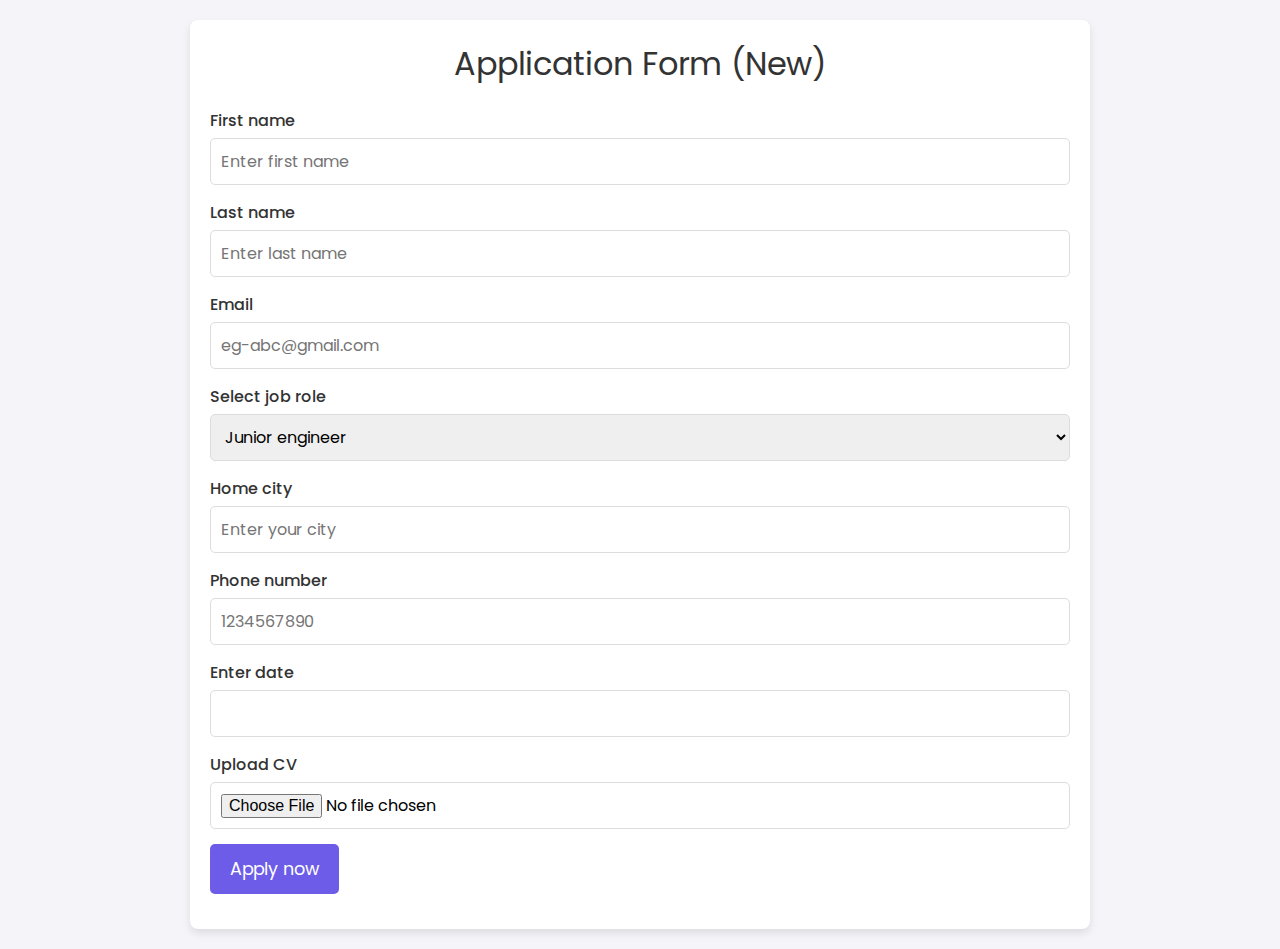
<file: index.html>
<!DOCTYPE html>
<html lang="en">

<head>
    <meta charset="UTF-8">
    <meta name="viewport" content="width=device-width, initial-scale=1.0">
    <title>Document</title>
    <link rel="stylesheet" href="style.css">
    <link rel="preconnect" href="https://fonts.googleapis.com">
    <link rel="preconnect" href="https://fonts.gstatic.com" crossorigin>
    <link
        href="https://fonts.googleapis.com/css2?family=Poppins:ital,wght@0,100;0,200;0,300;0,400;0,500;0,600;0,700;0,800;0,900;1,100;1,200;1,300;1,400;1,500;1,600;1,700;1,800;1,900&display=swap"
        rel="stylesheet">
</head>

<body>
    <div class="container">
        <div class="heading">
            <h1>Application Form (New)</h1>
        </div>
        <div class="details">
            <form action="">
                <div class="all-inputs">
                    <div class="items" id="first_name">
                        <label for="first-name">First name</label>
                        <input type="text" id="first-name" placeholder="Enter first name" required>
                    </div>
                    <div class="items" id="last_name">
                        <label for="last-name">Last name</label>
                        <input type="text" id="last-name" placeholder="Enter last name" required>
                    </div>
                    <div class="items" id="mail">
                        <label for="email">Email</label>
                        <input type="email" id="email" placeholder="eg-abc@gmail.com" required>
                    </div>
                    <div class="items" id="role">
                        <label for="job-role">Select job role</label>
                        <select name="j-role" id="job-role" required>
                            <option value="Junior engineer">Junior engineer</option>
                            <option value="senior engineer">senior engineer</option>
                            <option value="analyst">analyst</option>
                            <option value="receptionist">receptionist</option>
                        </select>
                    </div>
                    <div class="items" id="city">
                        <label for="town">Home city</label>
                        <input type="text" id="town" placeholder="Enter your city">
                    </div>
                    <div class="items" id="mobile">
                        <label for="phone">Phone number</label>
                        <input type="number" id="phone" placeholder="1234567890">
                    </div>
                    <div class="items" id="date">
                        <label for="datee">Enter date</label>
                        <input type="datee" id="datee">
                    </div>
                    <div class="items" id="file">
                        <label for="cv">Upload CV</label>
                        <input type="file">
                    </div>
                    <div class="items" id="button">
                        <button type="submit">Apply now</button>
                    </div>
                </div>
            </form>
        </div>
    </div>
</body>

</html>
</file>
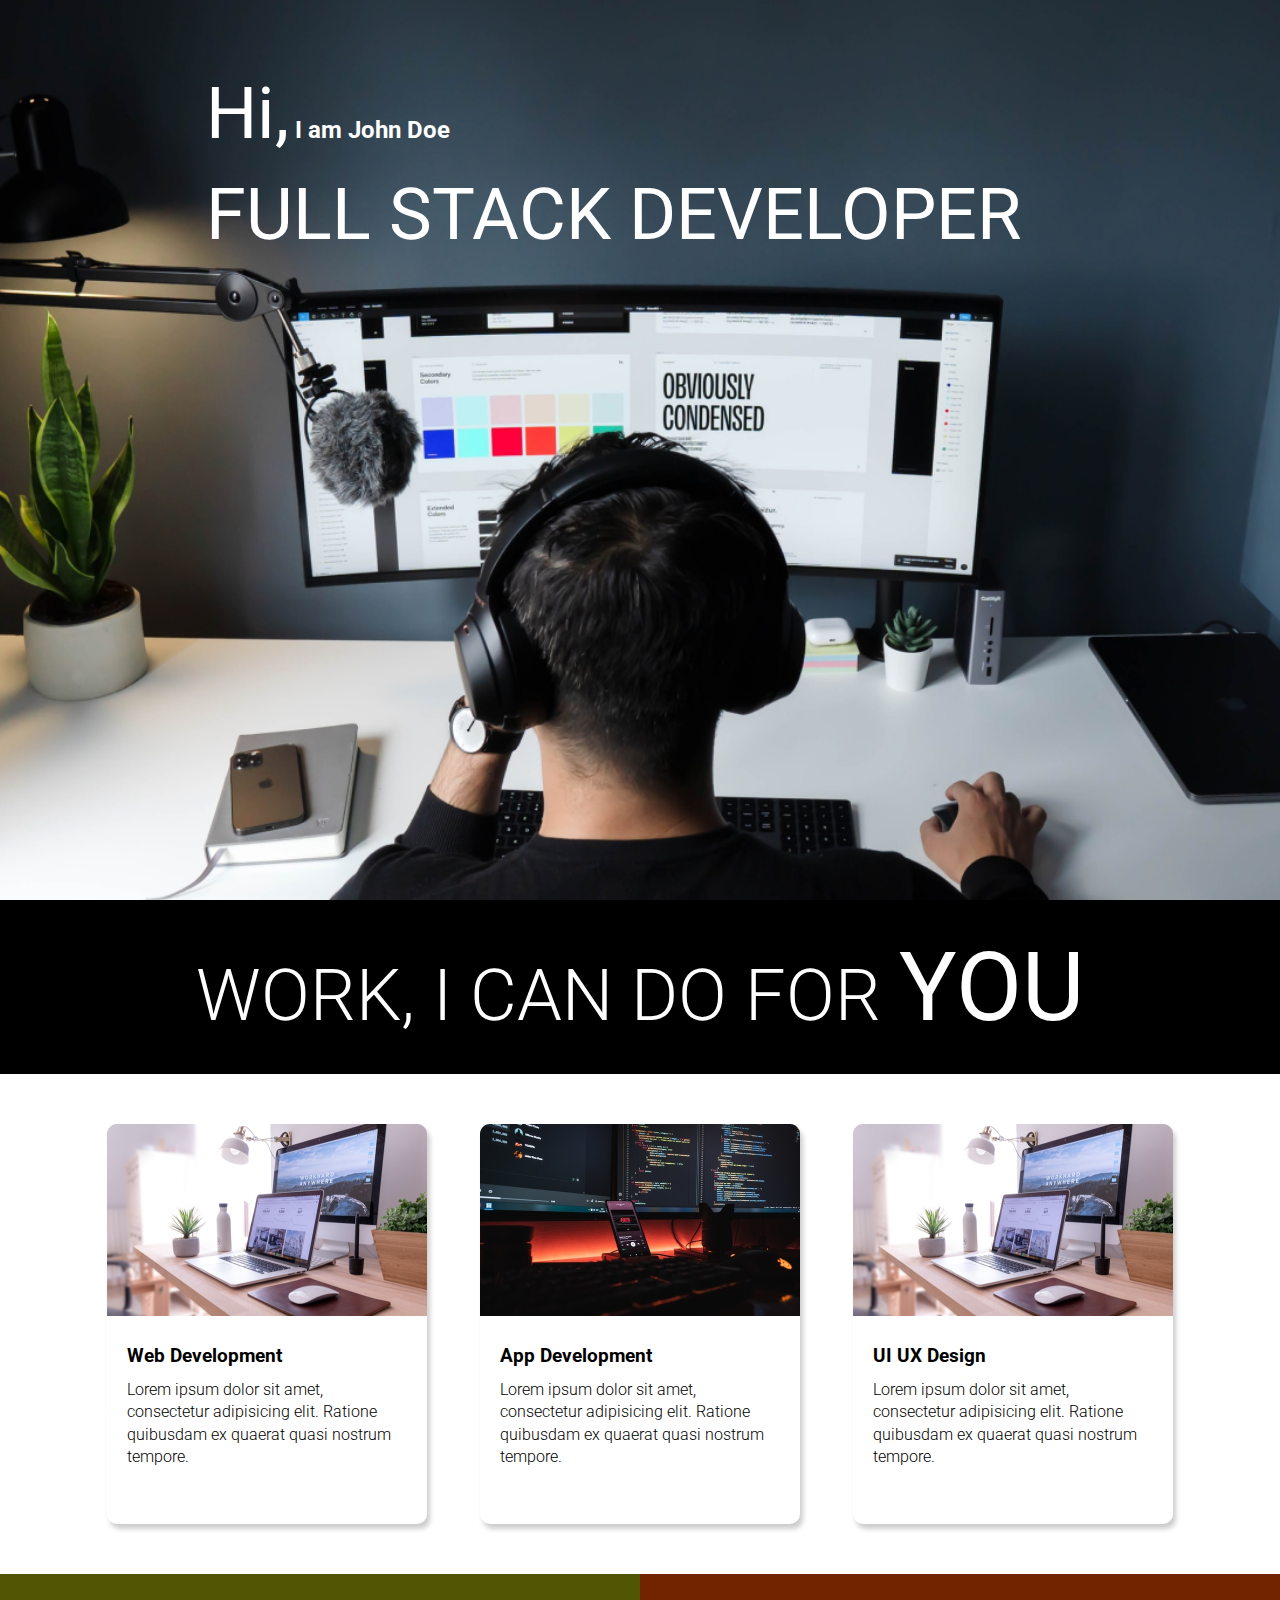
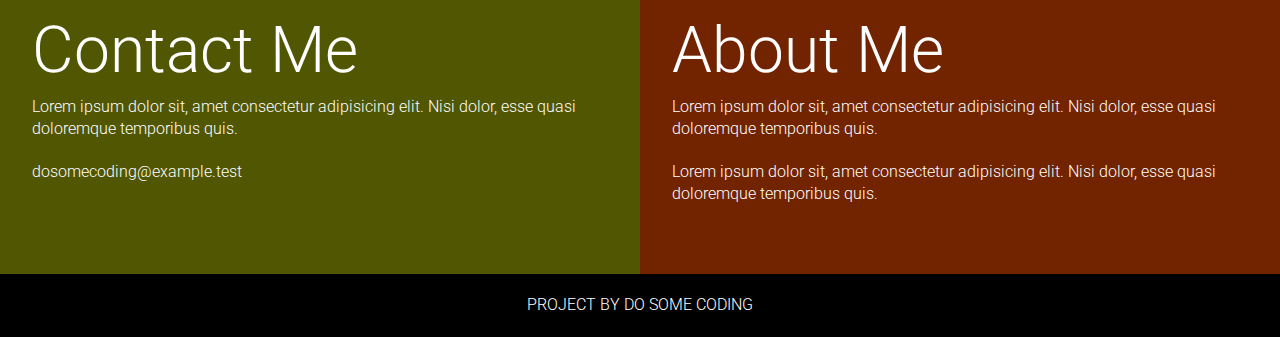
<file: project3/index.html>
<!DOCTYPE html>
<html lang="en">
  <head>
    <meta charset="UTF-8" />
    <meta http-equiv="X-UA-Compatible" content="IE=edge" />
    <meta name="viewport" content="width=device-width, initial-scale=1.0" />
    <title>Developer | Landing Page</title>
    <link rel="stylesheet" href="style.css" />
  </head>
  <body>
    <section class="hero_section">
      <div class="text_container">
        <h2><span class="lg_text">Hi,</span> I am John Doe</h2>
        <h1 class="lg_text">FULL STACK DEVELOPER</h1>
      </div>
    </section>
    <section class="black_box">
      <h2>WORK, I CAN DO FOR <span>YOU</span></h2>
    </section>
    <section class="work">
      <div class="grid_item">
        <div class="card">
          <div class="image_container">
            <img src="images/web.png" alt="web development" />
          </div>
          <div class="card_content">
            <h3>Web Development</h3>
            <p>
              Lorem ipsum dolor sit amet, consectetur adipisicing elit. Ratione
              quibusdam ex quaerat quasi nostrum tempore.
            </p>
          </div>
        </div>
      </div>
      <div class="grid_item">
        <div class="card">
          <div class="image_container">
            <img src="images/mobile.png" alt="app development" />
          </div>
          <div class="card_content">
            <h3>App Development</h3>
            <p>
              Lorem ipsum dolor sit amet, consectetur adipisicing elit. Ratione
              quibusdam ex quaerat quasi nostrum tempore.
            </p>
          </div>
        </div>
      </div>
      <div class="grid_item">
        <div class="card">
          <div class="image_container">
            <img src="images/web.png" alt="web development" />
          </div>
          <div class="card_content">
            <h3>UI UX Design</h3>
            <p>
              Lorem ipsum dolor sit amet, consectetur adipisicing elit. Ratione
              quibusdam ex quaerat quasi nostrum tempore.
            </p>
          </div>
        </div>
      </div>
    </section>
    <section class="bottom_section">
      <div class="contact">
        <h2>Contact Me</h2>
        <p>
          Lorem ipsum dolor sit, amet consectetur adipisicing elit. Nisi dolor,
          esse quasi doloremque temporibus quis.
        </p>
        <p>dosomecoding@example.test</p>
      </div>
      <div class="about">
        <h2>About Me</h2>

        <p>
          Lorem ipsum dolor sit, amet consectetur adipisicing elit. Nisi dolor,
          esse quasi doloremque temporibus quis.
        </p>
        <p>
          Lorem ipsum dolor sit, amet consectetur adipisicing elit. Nisi dolor,
          esse quasi doloremque temporibus quis.
        </p>
      </div>
    </section>
    <footer>Project By do some coding</footer>
  </body>
</html>
</file>
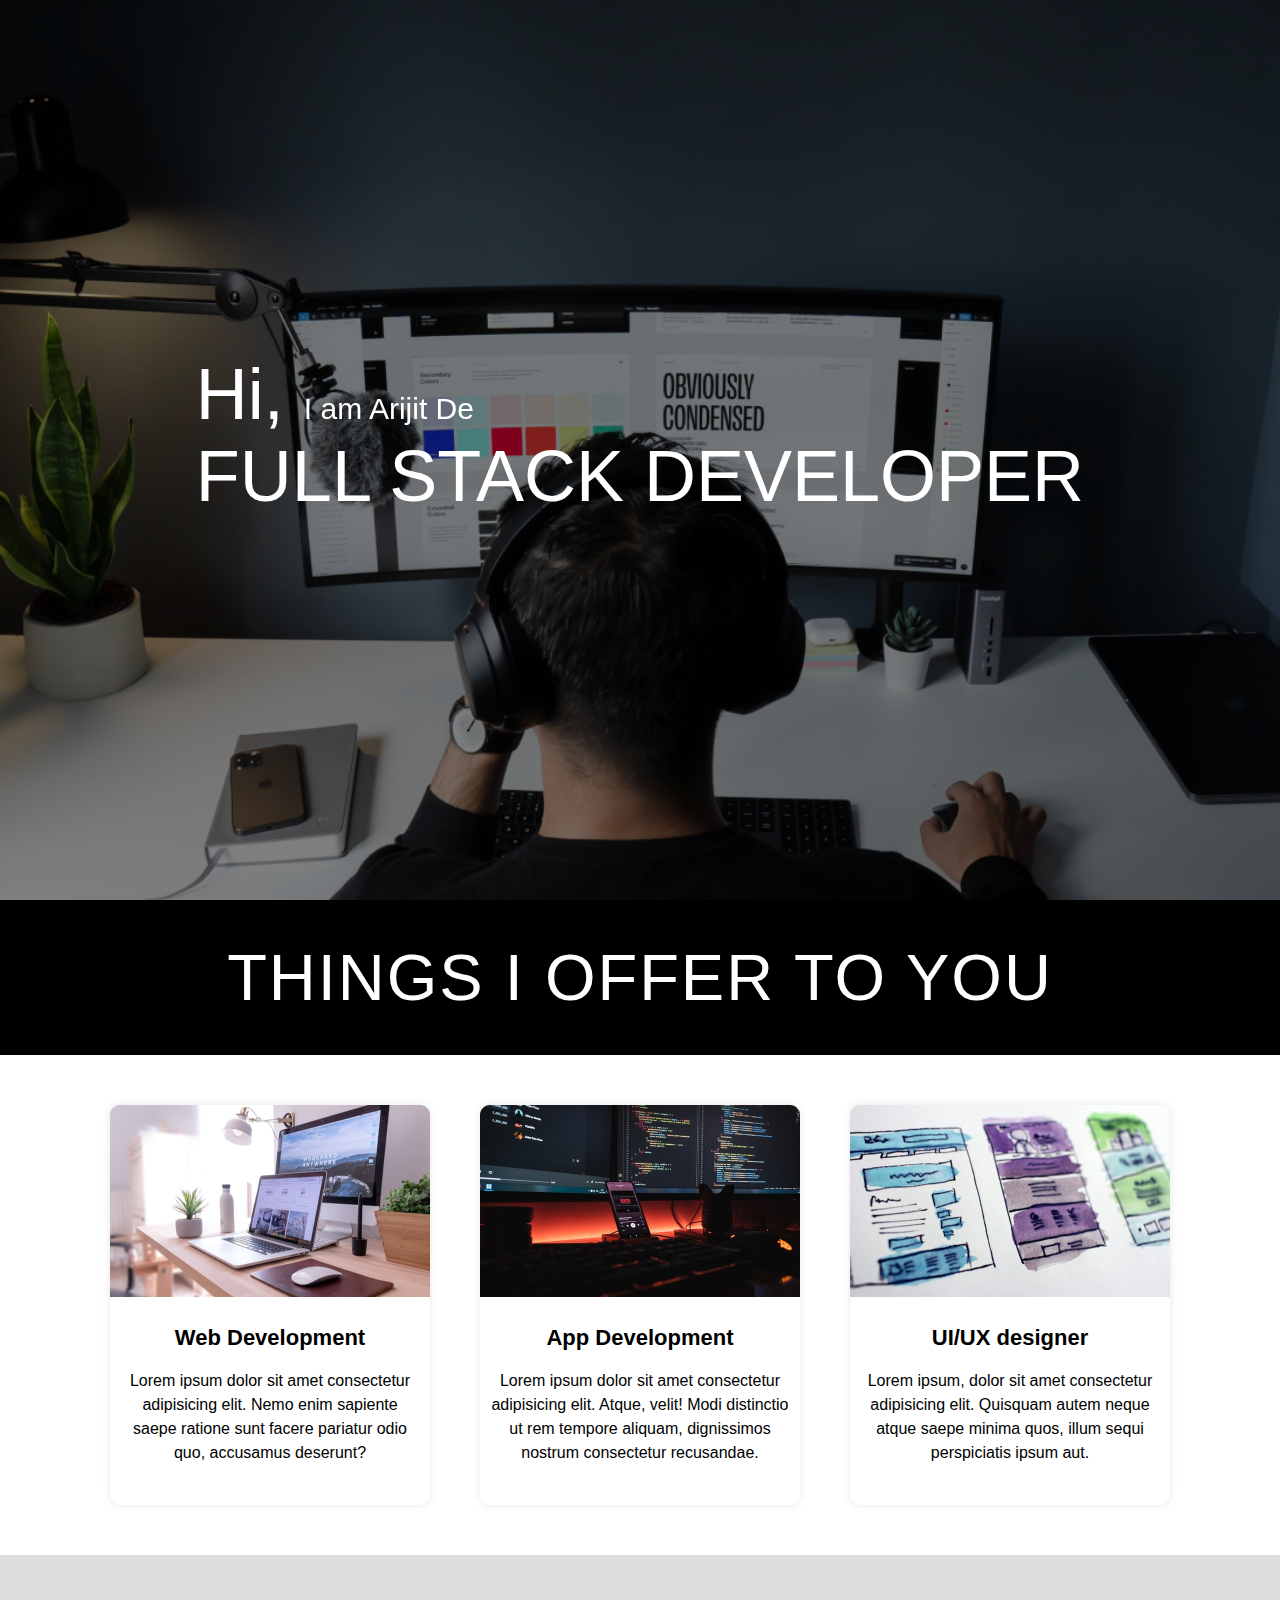
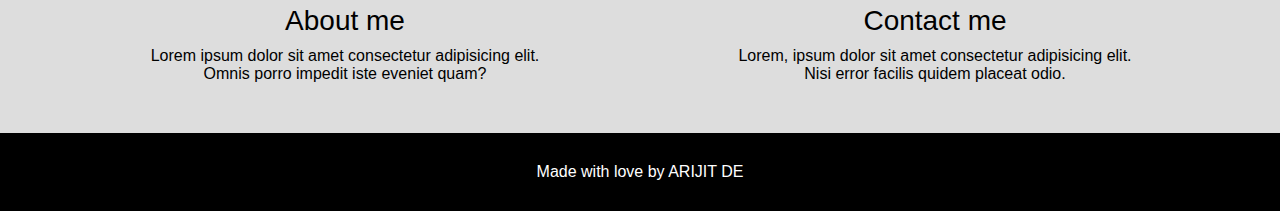
<file: project3/i.html>
<!DOCTYPE html>
<html lang="en">

<head>
    <meta charset="UTF-8">
    <meta name="viewport" content="width=device-width, initial-scale=1.0">
    <title>Document</title>
    <link rel="stylesheet" href="i.css">
    <link rel="preconnect" href="https://fonts.googleapis.com">
    <link rel="preconnect" href="https://fonts.gstatic.com" crossorigin>
    <link href="https://fonts.googleapis.com/css2?family=Montserrat:ital,wght@0,100..900;1,100..900&display=swap"
        rel="stylesheet">
</head>

<body>
    <div class="pic1">
        <div class="text-container">
            <h2><span class="pic-text">Hi, </span>I am Arijit De</h2>
            <h1 class="pic-text">FULL STACK DEVELOPER</h1>
        </div>
    </div>
    <div class="black-box">
        <h2>THINGS I OFFER TO YOU</h2>
    </div>
    <div class="q">
        <div class="card">
            <div class="card-pic">
                <img src="images/web.png" alt="">
            </div>
            <div class="text-box">
                <h3>Web Development</h3>
                <p>Lorem ipsum dolor sit amet consectetur adipisicing elit. Nemo enim sapiente saepe ratione sunt facere
                    pariatur odio quo, accusamus deserunt?</p>
            </div>
        </div>
        <div class="card">
            <div class="card-pic">
                <img src="images/mobile.png" alt="">
            </div>
            <div class="text-box">
                <h3>App Development</h3>
                <p>Lorem ipsum dolor sit amet consectetur adipisicing elit. Atque, velit! Modi distinctio ut rem tempore
                    aliquam, dignissimos nostrum consectetur recusandae.</p>
            </div>
        </div>
        <div class="card">
            <div class="card-pic">
                <img src="images/uiux.png" alt="">
            </div>
            <div class="text-box">
                <h3>UI/UX designer</h3>
                <p>Lorem ipsum, dolor sit amet consectetur adipisicing elit. Quisquam autem neque atque saepe minima
                    quos,
                    illum sequi perspiciatis ipsum aut.</p>
            </div>
        </div>
    </div>
    <div class="about-contact">
        <div class="ac" id="am">
            <h2>About me</h2>
            <p>Lorem ipsum dolor sit amet consectetur adipisicing elit. Omnis porro impedit iste eveniet quam?</p>
        </div>
        <div class="ac" id="cm">
            <h2>Contact me</h2>
            <p>Lorem, ipsum dolor sit amet consectetur adipisicing elit. Nisi error facilis quidem placeat odio.</p>
        </div>
    </div>
    <footer>
        <div class="foot">
            <span>Made with love by ARIJIT DE</span>
        </div>
    </footer>
</body>

</html>
</file>
<file: style.css>
/* *{
    margin: 0;
    padding: 0;
    font-family: "Poppins", sans-serif;
  font-weight: 400;
  font-style: normal;
}

body{
    display: flex;
    justify-content: center;
    align-items: center;
    margin-top: 100px;
}
.heading{
    color: darkred;
}
.container{
    height: auto;
    width: 600px;
    border: 2px solid gray;
    box-shadow: 0px 0px 8px gray;
    border-radius: 15px;
    display: flex;
    flex-wrap: wrap;
    padding: 20px;
}
form .all-inputs{
    width: 600px;
    margin-top: 20px;
    display: grid;
    grid-template-rows: repeat(5,1fr);
    grid-template-columns: repeat(2,1fr);
    gap: 10px;
    justify-content: center;
    align-items: center;
}
label{
    display: block;
}
.items{
    justify-self: center;
    align-self: center;
} */

/* Basic Reset */
* {
    margin: 0;
    padding: 0;
    box-sizing: border-box;
    font-family: "Poppins", sans-serif;
    font-weight: 400;
    font-style: normal;
}

/* Body and Font Settings */
body {
    background-color: #f4f4f9;
    padding: 20px;
}

/* Container Styling */
.container {
    width: 100%;
    max-width: 900px;
    margin: 0 auto;
    background-color: #ffffff;
    padding: 20px;
    border-radius: 8px;
    box-shadow: 0 4px 8px rgba(0, 0, 0, 0.1);
}

/* Heading Styling */
.heading h1 {
    text-align: center;
    font-size: 2em;
    color: #333;
    margin-bottom: 20px;
}

/* Form Styling */
form {
    display: flex;
    flex-direction: column;
}

/* Input Fields Styling */
.items {
    margin-bottom: 15px;
}

.items label {
    display: block;
    font-weight: 500;
    margin-bottom: 5px;
    color: #333;
}

.items input,
.items select {
    width: 100%;
    padding: 10px;
    font-size: 1rem;
    border: 1px solid #ddd;
    border-radius: 5px;
    outline: none;
    transition: border-color 0.3s;
}

.items input:focus,
.items select:focus {
    border-color: #6c5ce7;
}

/* Button Styling */
button {
    padding: 12px 20px;
    font-size: 1.1rem;
    background-color: #6c5ce7;
    color: white;
    border: none;
    border-radius: 5px;
    cursor: pointer;
    transition: background-color 0.3s;
}

button:hover {
    background-color: #4e3ad7;
}

/* Optional Styling for File Input */
.items input[type="file"] {
    padding: 10px;
    border: 1px solid #ddd;
    border-radius: 5px;
    font-size: 1rem;
}

/* Mobile Responsiveness */
@media (max-width: 600px) {
    .container {
        padding: 15px;
    }

    .heading h1 {
        font-size: 1.6em;
    }

    .items {
        margin-bottom: 12px;
    }

    .items input,
    .items select {
        padding: 8px;
        font-size: 0.9rem;
    }

    button {
        padding: 10px 15px;
        font-size: 1rem;
    }
}
</file>
<file: project3/style.css>
@import url("https://fonts.googleapis.com/css2?family=Roboto:ital,wght@0,100;0,300;0,400;0,500;0,700;0,900;1,100;1,300;1,400;1,500;1,700;1,900&display=swap");
* {
  margin: 0;
  padding: 0;
  box-sizing: border-box;
}

html,
body {
  line-height: 1.4;
  font-weight: 300;
  font-family: "Roboto", sans-serif;
}

.hero_section {
  background-image: url(images/developer.png);
  min-height: 100vh;
  background-position: center;
  background-size: cover;
  background-repeat: no-repeat;
}
.text_container {
  color: white;
  max-width: 900px;
  margin: 0 auto;
  padding-top: 64px;
  padding-left: 16px;
}
.lg_text {
  font-size: 72px;
  font-weight: 400;
}
.black_box {
  background-color: #000;
  padding: 20px;
}
.black_box h2 {
  font-size: 72px;
  color: white;
  text-align: center;
  font-weight: 300;
}

.black_box h2 span {
  font-weight: 400;
  font-size: 96px;
}
.work {
  display: grid;
  gap: 20px;
  grid-template-columns: repeat(auto-fit, minmax(320px, 1fr));

  max-width: 1100px;
  margin: 50px auto;
}
.grid_item {
  display: flex;
  justify-content: center;
  align-items: center;
}
.card {
  max-width: 320px;
  height: 400px;
  border-radius: 10px;
  box-shadow: 3px 5px 5px rgba(1, 1, 1, 0.2);
  transition: 0.2s ease-in-out;
}
.card:hover {
  transform: scale(1.04);
  box-shadow: 3px 5px 5px rgba(1, 1, 1, 0.3);
  transition: 0.2s ease-in-out;
}
.card_content {
  padding: 20px;
}
.card_content h3 {
  margin-bottom: 10px;
}
.bottom_section {
  display: flex;
}
.contact {
  background-color: #515603;
}
.about {
  background-color: #722300;
}

.contact,
.about {
  min-height: 300px;
  padding: 32px;
  color: white;
}
.about h2,
.contact h2 {
  font-size: 64px;
  font-weight: 300;
}
.about p,
.contact p {
  margin-bottom: 20px;
}

footer {
  text-align: center;
  text-transform: uppercase;
  background-color: #000;
  padding: 20px;
  color: white;
}
@media (max-width: 786px) {
  .hero_section {
    min-height: 50vh;
  }
  .text_container {
    padding: 10px 0;
    text-align: center;
  }
  .lg_text {
    font-size: 32px;
  }
  .black_box h2 {
    font-size: 24px;
  }
  .black_box h2 span {
    font-weight: 400;
    font-size: 32px;
  }
  .bottom_section {
    flex-direction: column;
  }
  h1 {
    font-size: 32px;
  }
  .about h2,
  .contact h2 {
    font-size: 32px;
  }
}
</file>
<file: project3/i.css>
*{
    margin: 0;
    padding: 0;
    box-sizing: border-box;
    font-family: "Roboto", sans-serif;
    font-weight: 400;
    font-style: normal;
}
.pic1{
    background-image: url(images/developer.png);
    position: relative;
    width: auto;
    background-size: cover;
    background-repeat: no-repeat;
    background-position: center;
    background-attachment: fixed;
    min-height: 100vh;
    display: flex;
    justify-content: center;
    align-items: center;
    align-content: center;
}
.pic1::before {
    content: "";
    position: absolute;
    top: 0;
    left: 0;
    width: 100%;
    height: 100%;
    background: rgba(0, 0, 0, 0.5);
    z-index: 1;
}

.text-container{
    color: white;
    max-width: 900px;
    margin-bottom: 30px;
    z-index: 2;
    position: sticky;
    top: 0px;
}
.text-container h2{
    font-size: 30px;
}
.pic-text{
    font-size: 72px;
    font-weight: 400;
}
.black-box{
    background-color: black;
    min-width: 100%;
    color: white;
    padding: 20px;
    text-align: center;
}
.black-box h2{
    font-size: 65px;
    padding: 20px;
    letter-spacing: 2px;
}
.q{
    width: 100%;
    display: flex;
    flex-wrap: wrap;
    justify-content: space-evenly;
    padding: 50px 60px;
    
}

.card{
    height: 400px;
    max-width: 320px;
    border-radius: 10px;
    background-color: white;
    box-shadow: 0px 0px 8px rgba(0, 0, 0, 0.1);
    flex-shrink: 1;
    text-align: center;
    transition: all 0.2s ease-in-out;
}
.card:hover{
    transform: scale(1.04);
}

.text-box{
    padding: 10px;
    line-height: 1.5;
}
.text-box h3{
    padding-bottom: 10px;
    font-weight: bold;
    font-size: 22px;
}


.text-box h3 {
    margin: 10px 0 5px 0;
    font-size: 22px;
}


.about-contact {
    display: flex;
    justify-content: space-around;
    padding: 50px;
    background-color: #ddd;
}

.ac {
    max-width: 400px;
    text-align: center;
}

.ac h2 {
    font-size: 28px;
    margin-bottom: 10px;
}


footer {
    background-color: black;
    color: white;
    text-align: center;
    padding: 30px;
}
@media(max-width:720px){
    
}
</file>
